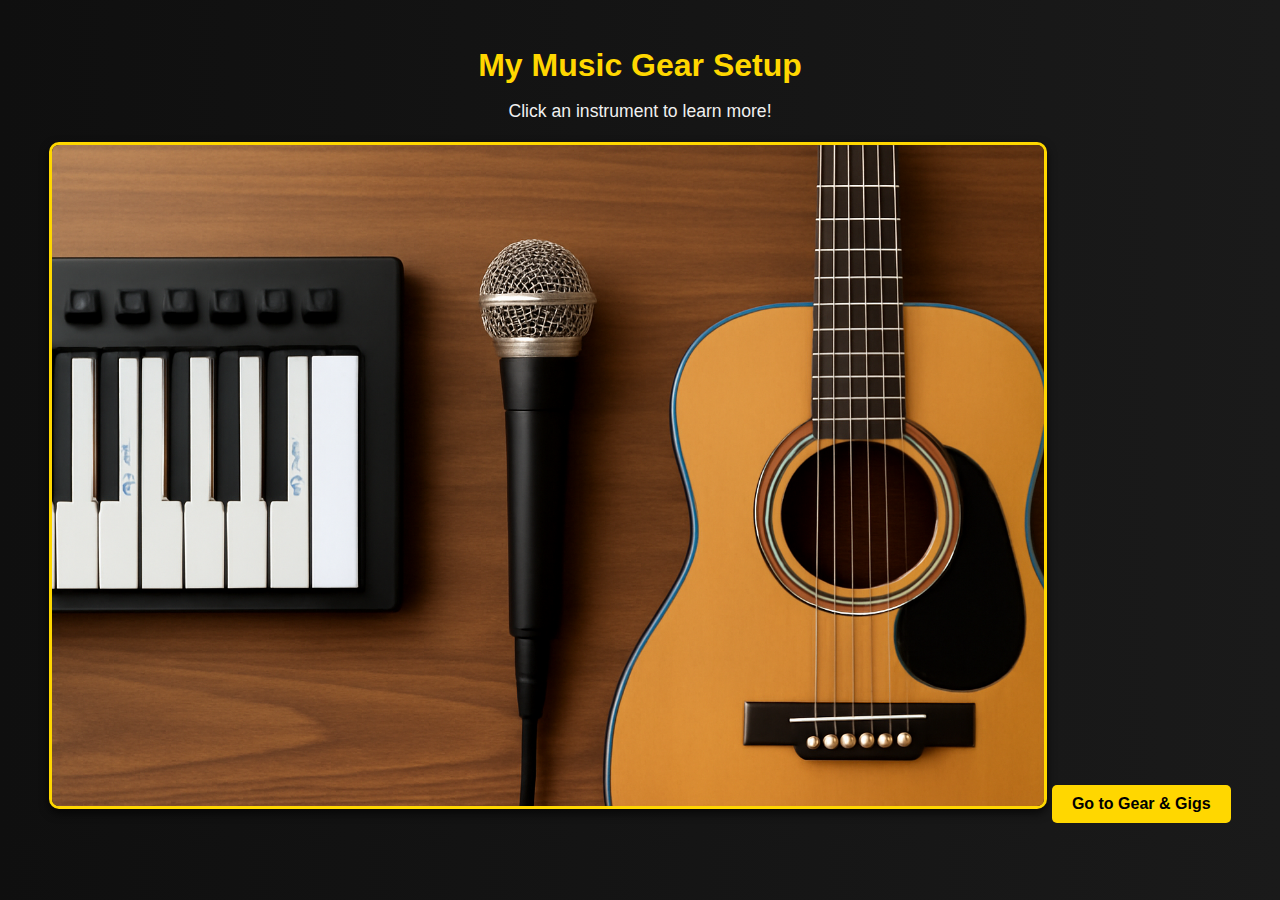
<file: index.html>
<!DOCTYPE html>
<html lang="en">
<head>
  <meta charset="UTF-8">
  <title>My Music Setup</title>
  <style>
    body {
      font-family: Arial, sans-serif;
      background: linear-gradient(to right, #0f0f0f, #1a1a1a);
      color: #f0f0f0;
      text-align: center;
      margin: 0;
      padding: 20px;
    }
    h2 {
      color: #FFD700;
      font-size: 2em;
      margin-bottom: 10px;
    }
    p {
      font-size: 1.1em;
      margin-bottom: 20px;
    }
    img {
      max-width: 80%;
      height: auto;
      border: 3px solid #FFD700;
      border-radius: 10px;
      box-shadow: 0 4px 10px rgba(0,0,0,0.7);
    }
    .popup {
      display: none;
      position: fixed;
      top: 30%;
      left: 50%;
      transform: translate(-50%, -30%);
      background-color: #222;
      border: 2px solid #FFD700;
      padding: 20px;
      z-index: 10;
      color: white;
      font-size: 1.1em;
      border-radius: 8px;
      box-shadow: 0 4px 12px rgba(0,0,0,0.8);
    }
    button {
      background-color: #FFD700;
      color: #000;
      border: none;
      padding: 8px 14px;
      margin-top: 10px;
      cursor: pointer;
      font-weight: bold;
      border-radius: 5px;
    }
    button:hover {
      background-color: #e6c200;
    }
    .nav-btn {
      margin-top: 30px;
      padding: 10px 20px;
      font-size: 1em;
    }
  </style>
</head>
<body>

  <h2>My Music Gear Setup</h2>
  <p>Click an instrument to learn more!</p>

  <img src="musician-setup.jpg" alt="Music Setup" usemap="#musicmap">
  <map name="musicmap">
    <area shape="rect" coords="535,716,1,174" alt="Keyboard" onclick="showPopup('keyboard')">
    <area shape="circle" coords="752,239,86" alt="Mic" onclick="showPopup('mic')">
    <area shape="poly" coords="1173,241,1112,250,1050,263,1003,294,972,346,957,400,967,452,984,519,997,586,987,656,908,804,866,906,864,1023,1020,1023,1162,1020,1343,1021,1535,1015,1534,777,1535,670,1507,614,1507,586,1510,552,1518,517,1529,486,1534,461,1533,423,1533,370,1526,338,1497,298,1444,260,1386,248" alt="Guitar" onclick="showPopup('guitar')">
  </map>

  <div id="keyboard" class="popup"><b>Keyboard:</b> This is my keyboard setup.<br><button onclick="closePopup()">Close</button></div>
  <div id="mic" class="popup"><b>Microphone:</b> This is my microphone.<br><button onclick="closePopup()">Close</button></div>
  <div id="guitar" class="popup"><b>Guitar:</b> This is my guitar setup.<br><button onclick="closePopup()">Close</button></div>

  <script>
    function showPopup(id) {
      closePopup();
      document.getElementById(id).style.display = 'block';
    }
    function closePopup() {
      document.getElementById('keyboard').style.display = 'none';
      document.getElementById('mic').style.display = 'none';
      document.getElementById('guitar').style.display = 'none';
    }
  </script>

  <button class="nav-btn" onclick="location.href='secondpage.html'">Go to Gear & Gigs</button>

</body>
</html>
</file>
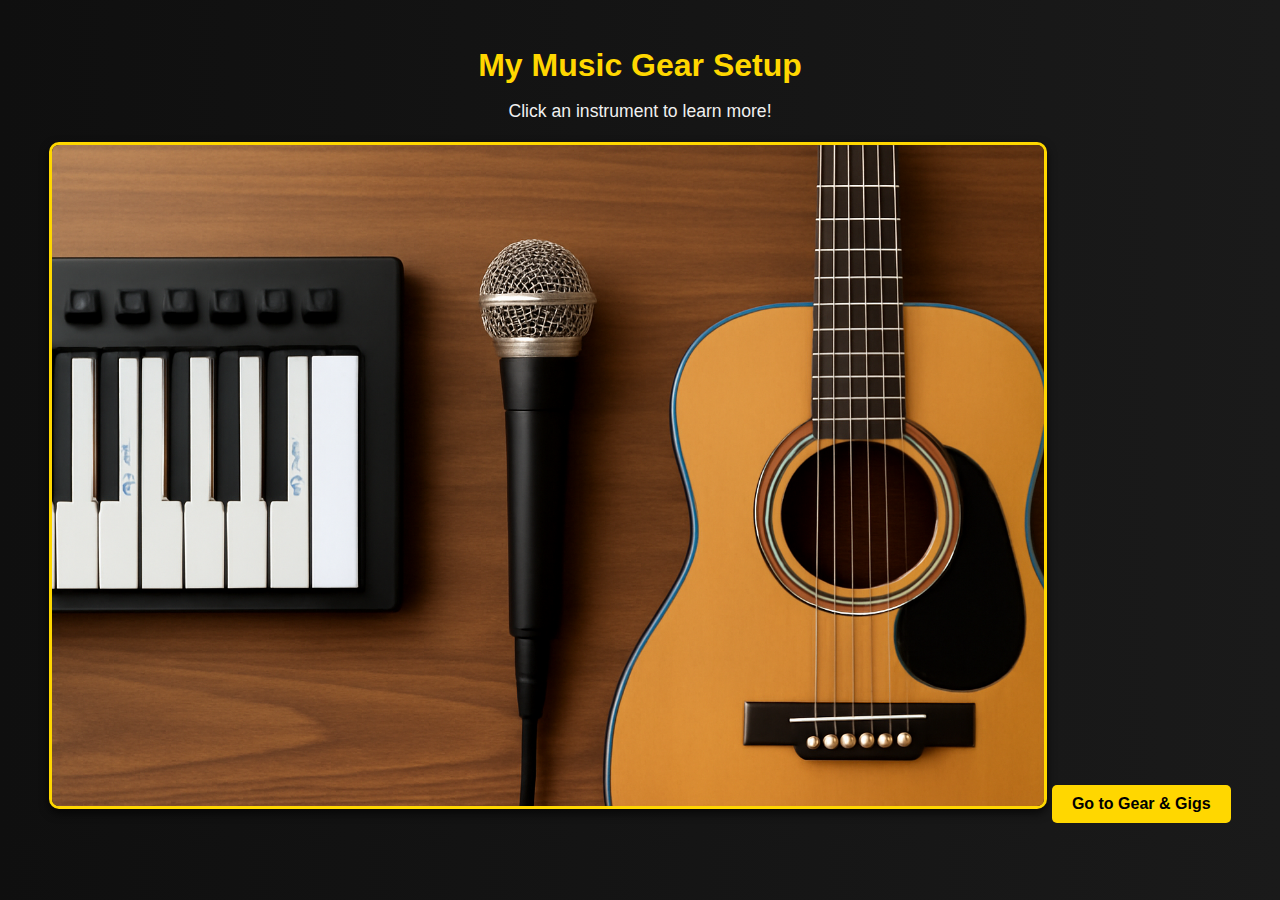
<file: ex1.html>
<!DOCTYPE html>
<html lang="en">
<head>
  <meta charset="UTF-8">
  <title>My Music Setup</title>
  <style>
    body {
      font-family: Arial, sans-serif;
      background: linear-gradient(to right, #0f0f0f, #1a1a1a);
      color: #f0f0f0;
      text-align: center;
      margin: 0;
      padding: 20px;
    }
    h2 {
      color: #FFD700; /* Gold accent */
      font-size: 2em;
      margin-bottom: 10px;
    }
    p {
      font-size: 1.1em;
      margin-bottom: 20px;
    }
    img {
      max-width: 80%;
      height: auto;
      border: 3px solid #FFD700;
      border-radius: 10px;
      box-shadow: 0 4px 10px rgba(0,0,0,0.7);
    }
    .popup {
      display: none;
      position: fixed;
      top: 30%;
      left: 50%;
      transform: translate(-50%, -30%);
      background-color: #222;
      border: 2px solid #FFD700;
      padding: 20px;
      z-index: 10;
      color: white;
      font-size: 1.1em;
      border-radius: 8px;
      box-shadow: 0 4px 12px rgba(0,0,0,0.8);
    }
    button {
      background-color: #FFD700;
      color: #000;
      border: none;
      padding: 8px 14px;
      margin-top: 10px;
      cursor: pointer;
      font-weight: bold;
      border-radius: 5px;
    }
    button:hover {
      background-color: #e6c200;
    }
    .nav-btn {
      margin-top: 30px;
      padding: 10px 20px;
      font-size: 1em;
    }
  </style>
</head>
<body>

  <h2>My Music Gear Setup</h2>
  <p>Click an instrument to learn more!</p>

  <img src="musician-setup.jpg" alt="Music Setup" usemap="#musicmap">
  <map name="musicmap">
    <area shape="rect" coords="535,716,1,174" alt="Keyboard" onclick="showPopup('keyboard')">
    <area shape="circle" coords="752,239,86" alt="Mic" onclick="showPopup('mic')">
    <area shape="poly" coords="1173,241,1112,250,1050,263,1003,294,972,346,957,400,967,452,984,519,997,586,987,656,908,804,866,906,864,1023,1020,1023,1162,1020,1343,1021,1535,1015,1534,777,1535,670,1507,614,1507,586,1510,552,1518,517,1529,486,1534,461,1533,423,1533,370,1526,338,1497,298,1444,260,1386,248" alt="Guitar" onclick="showPopup('guitar')">
  </map>

  <div id="keyboard" class="popup"><b>Keyboard:</b> This is my keyboard setup.<br><button onclick="closePopup()">Close</button></div>
  <div id="mic" class="popup"><b>Microphone:</b> This is my microphone.<br><button onclick="closePopup()">Close</button></div>
  <div id="guitar" class="popup"><b>Guitar:</b> This is my guitar setup.<br><button onclick="closePopup()">Close</button></div>

  <script>
    function showPopup(id) {
      closePopup();
      document.getElementById(id).style.display = 'block';
    }
    function closePopup() {
      document.getElementById('keyboard').style.display = 'none';
      document.getElementById('mic').style.display = 'none';
      document.getElementById('guitar').style.display = 'none';
    }
  </script>

  <button class="nav-btn" onclick="location.href='ex2.html'">Go to Gear & Gigs</button>

</body>
</html>
</file>
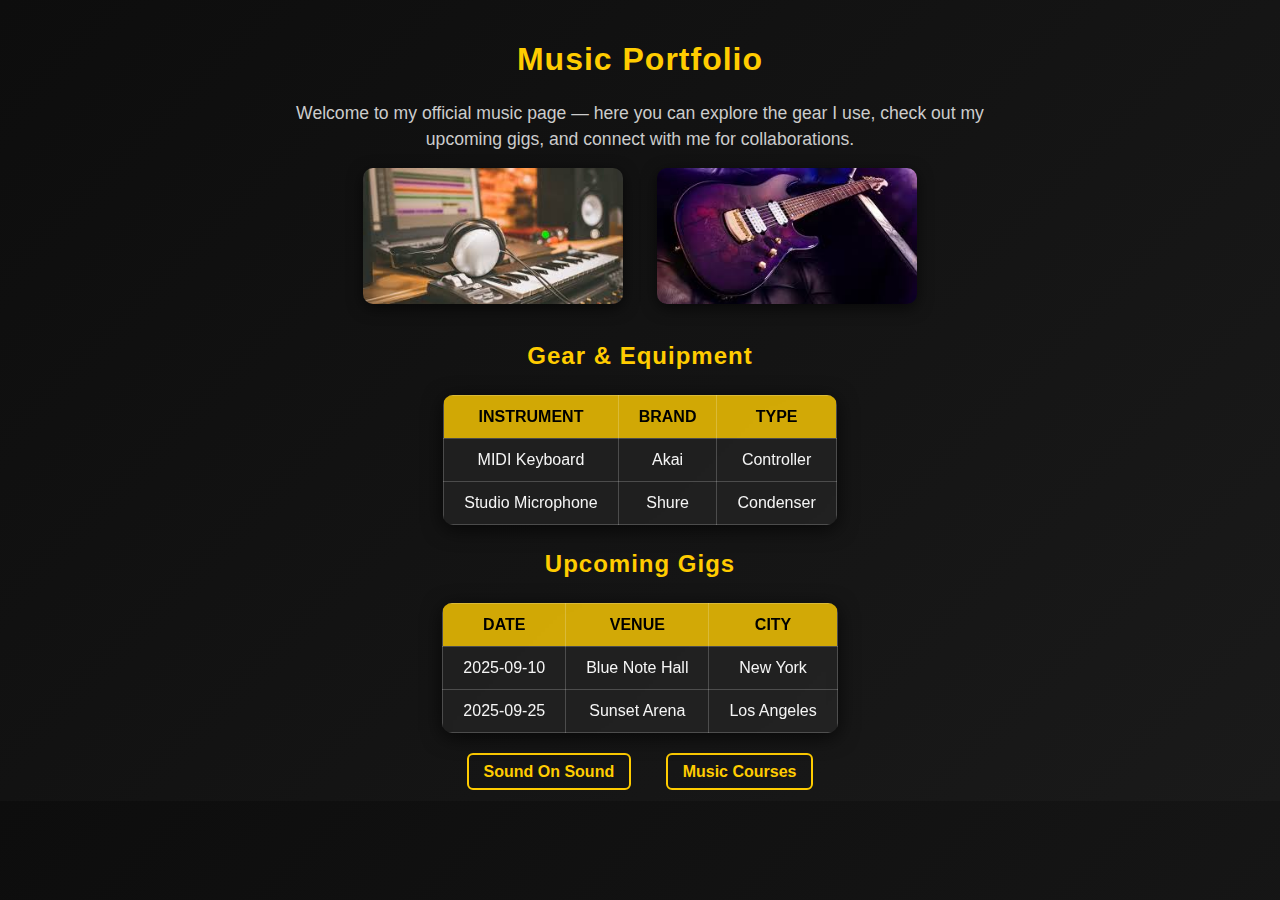
<file: ex2.html>
<!DOCTYPE html>
<html lang="en">
<head>
  <meta charset="UTF-8">
  <title>Music Portfolio - Tables</title>
  <style>
    
    body {
      font-family: 'Segoe UI', Tahoma, Geneva, Verdana, sans-serif;
      background: linear-gradient(135deg, #0d0d0d, #1a1a1a);
      color: #f5f5f5;
      text-align: center;
      margin: 0;
      padding: 20px;
    }
    h1, h2 {
      color: #ffcc00;
      letter-spacing: 1px;
    }
    p {
      max-width: 700px;
      margin: auto;
      font-size: 1.1em;
      line-height: 1.5;
      color: #ccc;
    }

    
    img {
      width: 260px;
      height: auto;
      margin: 15px;
      border-radius: 10px;
      box-shadow: 0 4px 15px rgba(0,0,0,0.6);
      transition: transform 0.3s ease;
    }
    img:hover {
      transform: scale(1.05);
    }

    
    table {
      margin: 25px auto;
      border-collapse: collapse;
      background-color: rgba(255, 255, 255, 0.05);
      backdrop-filter: blur(5px);
      border-radius: 10px;
      overflow: hidden;
      min-width: 350px;
      box-shadow: 0 4px 20px rgba(0,0,0,0.7);
    }
    th, td {
      border: 1px solid rgba(255, 255, 255, 0.2);
      padding: 12px 20px;
      color: #f5f5f5;
    }
    th {
      background-color: rgba(255, 204, 0, 0.8);
      color: #000;
      text-transform: uppercase;
    }
    tr:hover {
      background-color: rgba(255, 255, 255, 0.08);
    }

    
    .links {
      margin-top: 30px;
    }
    a {
      color: #ffcc00;
      font-weight: bold;
      text-decoration: none;
      margin: 0 15px;
      padding: 8px 15px;
      border: 2px solid #ffcc00;
      border-radius: 6px;
      transition: all 0.3s ease;
    }
    a:hover {
      background-color: #ffcc00;
      color: #000;
    }
  </style>
</head>
<body>

  <h1>Music Portfolio</h1>
  <p>Welcome to my official music page — here you can explore the gear I use, check out my upcoming gigs, and connect with me for collaborations.</p>

  
  <img src="keyboard.jpeg" alt="MIDI Keyboard">
  <img src="guitar.jpeg" alt="Studio Microphone">

 
  <h2>Gear & Equipment</h2>
  <table>
    <tr>
      <th>Instrument</th>
      <th>Brand</th>
      <th>Type</th>
    </tr>
    <tr>
      <td>MIDI Keyboard</td>
      <td>Akai</td>
      <td>Controller</td>
    </tr>
    <tr>
      <td>Studio Microphone</td>
      <td>Shure</td>
      <td>Condenser</td>
    </tr>
  </table>

  
  <h2>Upcoming Gigs</h2>
  <table>
    <tr>
      <th>Date</th>
      <th>Venue</th>
      <th>City</th>
    </tr>
    <tr>
      <td>2025-09-10</td>
      <td>Blue Note Hall</td>
      <td>New York</td>
    </tr>
    <tr>
      <td>2025-09-25</td>
      <td>Sunset Arena</td>
      <td>Los Angeles</td>
    </tr>
  </table>

  
  <div class="links">
    <a href="https://www.soundonsound.com/" target="_blank">Sound On Sound</a>
    <a href="https://www.coursera.org/courses?query=music%20production" target="_blank">Music Courses</a>
  </div>

</body>
</html>
</file>
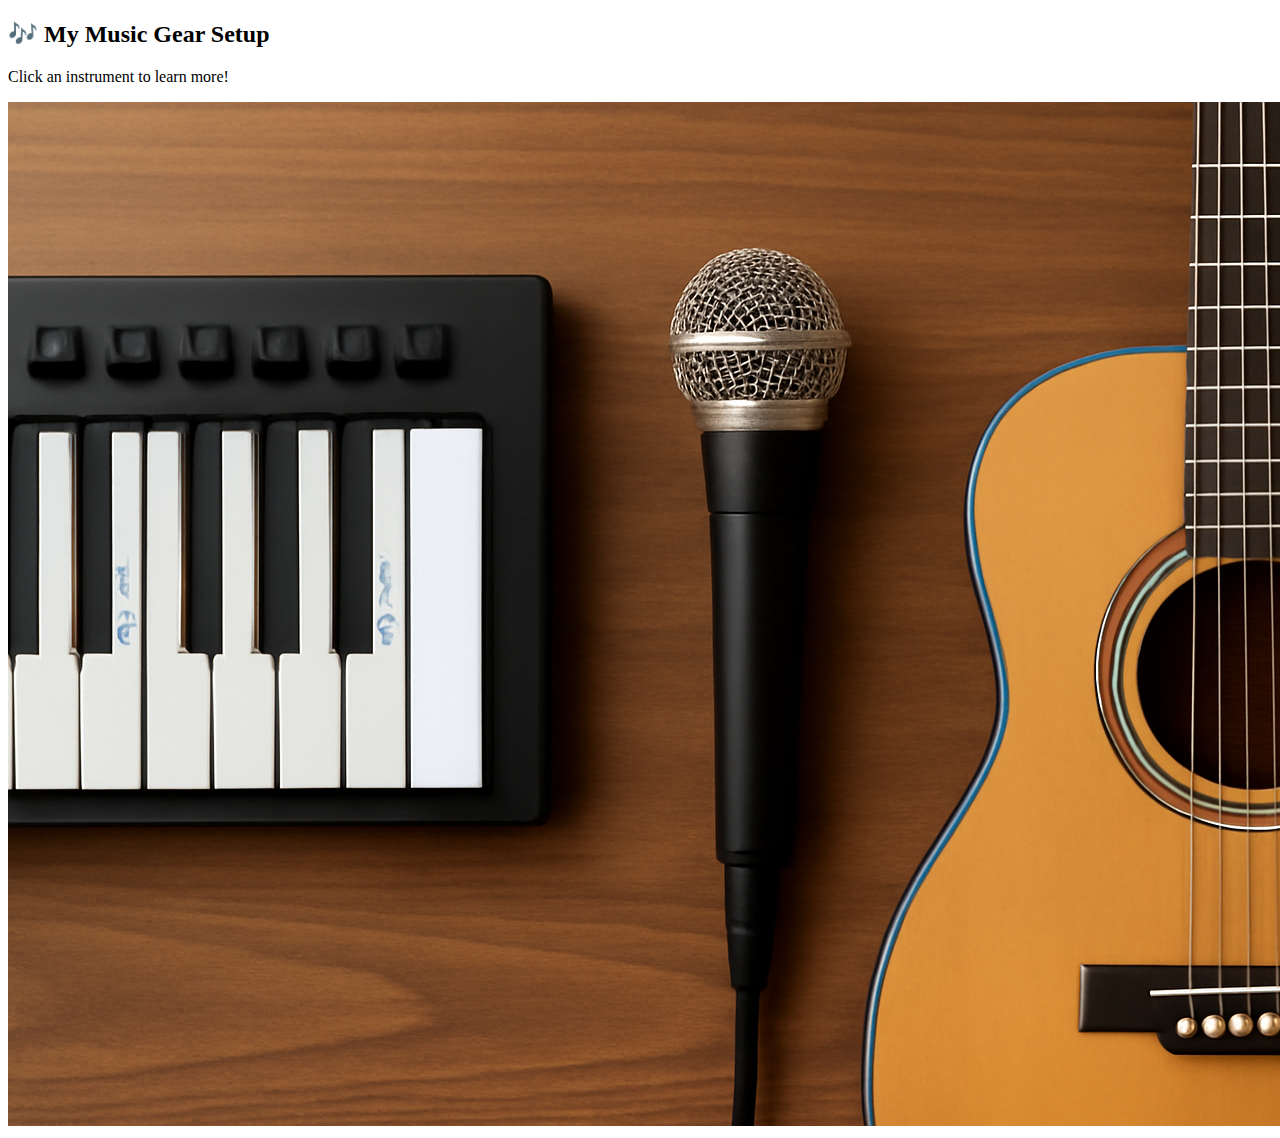
<file: mapping.html>
<!DOCTYPE html>
<html lang="en">
<head>
  <meta charset="UTF-8">
  <title>My Music Setup</title>
  <style>
    .popup {
      display: none;
      position: fixed;
      top: 30%;
      left: 50%;
      transform: translate(-50%, -30%);
      background-color: white;
      border: 2px solid black;
      padding: 20px;
      z-index: 10;
    }
  </style>
</head>
<body>

  <h2>🎶 My Music Gear Setup</h2>
  <p>Click an instrument to learn more!</p>

  <img src="musician-setup.jpg" alt="Music Setup" usemap="#musicmap">
  <map name="musicmap">
    <area shape="rect" coords="535,716,1,174" alt="Keyboard" onclick="showPopup('keyboard')">
    <area shape="circle" coords="752,239,86" alt="Mic" onclick="showPopup('mic')">
    <area shape="poly" coords="1173,241,1112,250,1050,263,1003,294,972,346,957,400,967,452,984,519,997,586,987,656,908,804,866,906,864,1023,1020,1023,1162,1020,1343,1021,1535,1015,1534,777,1535,670,1507,614,1507,586,1510,552,1518,517,1529,486,1534,461,1533,423,1533,370,1526,338,1497,298,1444,260,1386,248" alt="Guitar" onclick="showPopup('guitar')">
  </map>

  <div id="keyboard" class="popup">🎹 This is my keyboard setup.<br><button onclick="closePopup()">Close</button></div>
  <div id="mic" class="popup">🎤 This is my microphone.<br><button onclick="closePopup()">Close</button></div>
  <div id="guitar" class="popup">🎸 This is my guitar setup.<br><button onclick="closePopup()">Close</button></div>

  <script>
    function showPopup(id) {
      closePopup(); // hide others first
      document.getElementById(id).style.display = 'block';
    }

    function closePopup() {
      document.getElementById('keyboard').style.display = 'none';
      document.getElementById('mic').style.display = 'none';
      document.getElementById('guitar').style.display = 'none';
    }
  </script>

</body>
</html>
</file>
